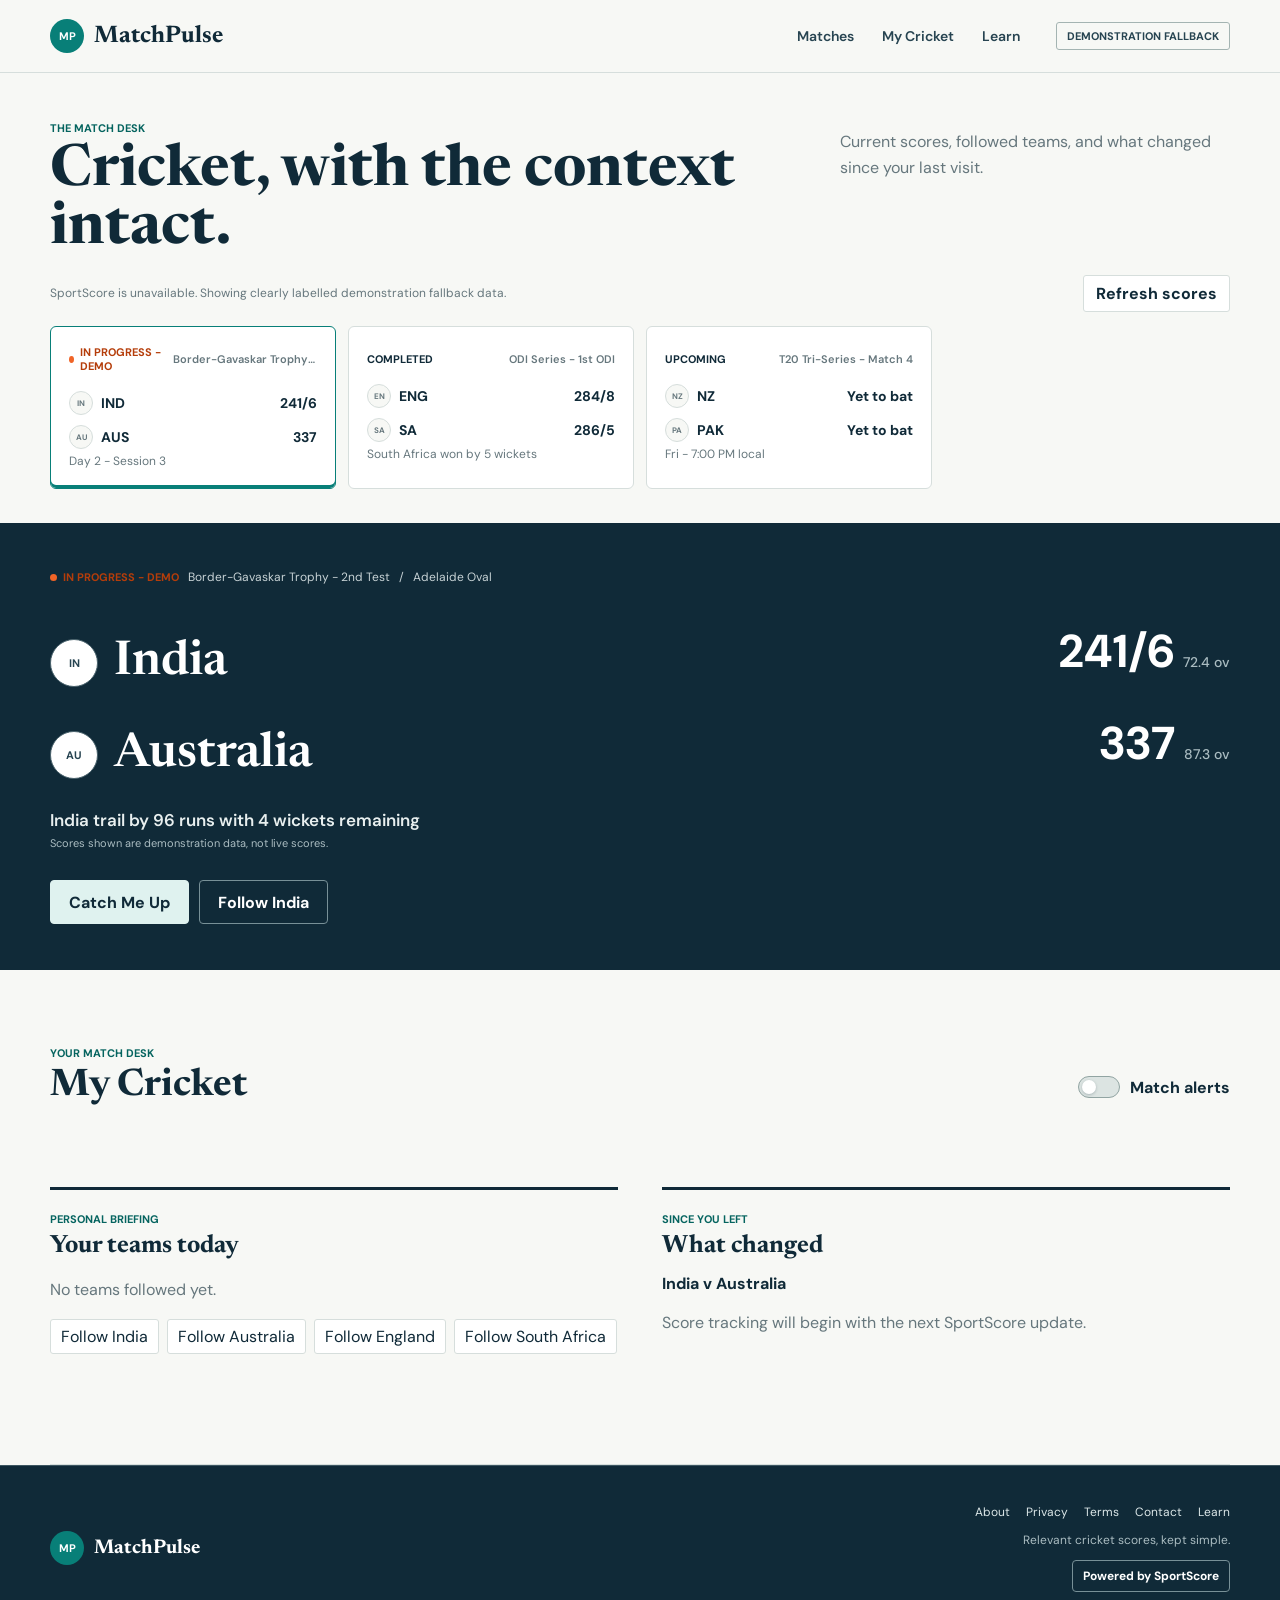
<file: index.html>
<!doctype html>
<html lang="en">
<head>
  <meta charset="utf-8">
  <meta name="viewport" content="width=device-width, initial-scale=1">
  <meta name="description" content="Follow current cricket scores, favourite teams and concise Catch Me Up summaries with MatchPulse.">
  <meta name="robots" content="index, follow, max-image-preview:large">
  <meta name="theme-color" content="#102a38">
  <link rel="canonical" href="https://pnkj2021.github.io/matchpulse/">
  <meta property="og:type" content="website">
  <meta property="og:title" content="Current Cricket Scores & Team Updates | MatchPulse">
  <meta property="og:description" content="See current scores and catch up on the matches that matter to you.">
  <meta property="og:url" content="https://pnkj2021.github.io/matchpulse/">
  <meta property="og:image" content="https://pnkj2021.github.io/matchpulse/assets/matchpulse-social.png">
  <meta property="og:image:alt" content="A cricket ball beside the crease at a sunlit stadium">
  <meta name="twitter:card" content="summary_large_image">
  <meta name="twitter:title" content="Current Cricket Scores & Team Updates | MatchPulse">
  <meta name="twitter:description" content="See current scores and catch up on the matches that matter to you.">
  <meta name="twitter:image" content="https://pnkj2021.github.io/matchpulse/assets/matchpulse-social.png">
  <link rel="icon" href="assets/favicon.svg" type="image/svg+xml">
  <link rel="manifest" href="site.webmanifest">
  <title>Current Cricket Scores &amp; Team Updates | MatchPulse</title>
  <link rel="preconnect" href="https://fonts.googleapis.com">
  <link rel="preconnect" href="https://fonts.gstatic.com" crossorigin>
  <link href="https://fonts.googleapis.com/css2?family=DM+Sans:wght@400;500;600;700&family=Newsreader:opsz,wght@6..72,600;6..72,700&display=swap" rel="stylesheet">
  <link rel="stylesheet" href="css/style.css">
</head>
<body>
  <a class="skip-link" href="#main-content">Skip to main content</a>
  <header class="site-header">
    <div class="header-inner">
      <a class="brand" href="#top" aria-label="MatchPulse home">
        <span class="brand-mark" aria-hidden="true">MP</span>
        <span>MatchPulse</span>
      </a>
      <nav class="primary-nav" aria-label="Primary navigation">
        <a href="#matches">Matches</a>
        <a href="#my-cricket">My Cricket</a>
        <a href="learn.html">Learn</a>
      </nav>
      <div class="header-actions">
        <span class="demo-label" id="header-data-label">Loading scores</span>
        <button class="icon-button menu-button" type="button" aria-label="Open navigation" aria-expanded="false" aria-controls="mobile-nav">Menu</button>
      </div>
    </div>
    <nav class="mobile-nav" id="mobile-nav" aria-label="Mobile navigation" hidden>
      <a href="#matches">Matches</a>
      <a href="#my-cricket">My Cricket</a>
      <a href="learn.html">Learn</a>
    </nav>
  </header>

  <main id="main-content">
    <section class="match-strip" id="matches" aria-labelledby="matches-title">
      <div class="section-heading compact-heading">
        <div>
          <p class="eyebrow">The match desk</p>
          <h1 id="matches-title">Cricket, with the context intact.</h1>
        </div>
        <p class="section-intro">Current scores, followed teams, and what changed since your last visit.</p>
      </div>
      <div class="data-toolbar">
        <p class="data-status" id="data-status" role="status" aria-live="polite">Loading SportScore cricket data...</p>
        <button class="refresh-button" id="refresh-scores" type="button">Refresh scores</button>
      </div>
      <div class="match-list" id="match-list" role="list" aria-label="Cricket matches"></div>
    </section>

    <section class="featured" aria-live="polite" aria-atomic="false">
      <div class="featured-main">
        <div class="featured-meta">
          <span class="status-pill" id="featured-status"></span>
          <span id="featured-series"></span>
          <span aria-hidden="true">/</span>
          <span id="featured-venue"></span>
        </div>
        <div class="scoreboard" id="scoreboard"></div>
        <p class="match-state" id="match-state"></p>
        <p class="demo-note" id="score-source-note">Loading score source...</p>
        <div class="score-actions">
          <button class="primary-button" id="catch-up-button" type="button" aria-expanded="false" aria-controls="catch-up-panel">Catch Me Up</button>
          <button class="secondary-button" id="follow-button" type="button" aria-pressed="false"></button>
        </div>
      </div>
    </section>

    <section class="catch-up-panel" id="catch-up-panel" hidden aria-labelledby="catch-up-title">
      <div>
        <p class="eyebrow">The 30-second read</p>
        <h2 id="catch-up-title" tabindex="-1">Catch Me Up</h2>
      </div>
      <div class="catch-up-copy" id="catch-up-copy"></div>
      <div class="catch-up-actions">
        <button class="share-button" id="share-catch-up" type="button">Share summary</button>
        <button class="close-button" id="close-catch-up" type="button" aria-label="Close Catch Me Up">Close</button>
        <span class="action-status" id="share-status" role="status" aria-live="polite"></span>
      </div>
    </section>

    <section class="my-cricket-section" id="my-cricket" aria-labelledby="my-cricket-title">
      <div class="section-heading">
        <div>
          <p class="eyebrow">Your match desk</p>
          <h2 id="my-cricket-title">My Cricket</h2>
        </div>
        <label class="alert-toggle">
          <input id="alerts-toggle" type="checkbox">
          <span>Match alerts</span>
        </label>
      </div>
      <div class="followed-teams" id="followed-teams" aria-label="Followed teams"></div>
      <div class="my-cricket-grid">
        <article class="briefing-panel" aria-labelledby="briefing-title">
          <p class="eyebrow">Personal briefing</p>
          <h3 id="briefing-title">Your teams today</h3>
          <div id="personal-briefing"></div>
        </article>
        <article class="since-panel" aria-labelledby="since-title">
          <p class="eyebrow">Since you left</p>
          <h3 id="since-title">What changed</h3>
          <div id="since-you-left"></div>
        </article>
      </div>
      <p class="action-status alert-status" id="alert-status" role="status" aria-live="polite"></p>
    </section>

  </main>

  <footer class="site-footer">
    <a class="brand footer-brand" href="#top"><span class="brand-mark" aria-hidden="true">MP</span><span>MatchPulse</span></a>
    <div class="footer-copy">
      <nav class="footer-links" aria-label="Legal and information">
        <a href="about.html">About</a>
        <a href="privacy.html">Privacy</a>
        <a href="terms.html">Terms</a>
        <a href="contact.html">Contact</a>
        <a href="learn.html">Learn</a>
      </nav>
      <p>Relevant cricket scores, kept simple.</p>
      <a class="sportscore-credit" href="https://sportscore.com/" rel="dofollow" title="Sports data by SportScore">Powered by SportScore</a>
    </div>
  </footer>
  <script type="application/ld+json">
  {
    "@context": "https://schema.org",
    "@graph": [
      {
        "@type": "WebSite",
        "@id": "https://pnkj2021.github.io/matchpulse/#website",
        "url": "https://pnkj2021.github.io/matchpulse/",
        "name": "MatchPulse",
        "description": "Current cricket scores, favourite teams and concise match summaries.",
        "inLanguage": "en"
      },
      {
        "@type": "Organization",
        "@id": "https://pnkj2021.github.io/matchpulse/#organization",
        "name": "MatchPulse",
        "url": "https://pnkj2021.github.io/matchpulse/"
      }
    ]
  }
  </script>
  <script src="js/data.js"></script>
  <script src="js/main.js"></script>
</body>
</html>
</file>
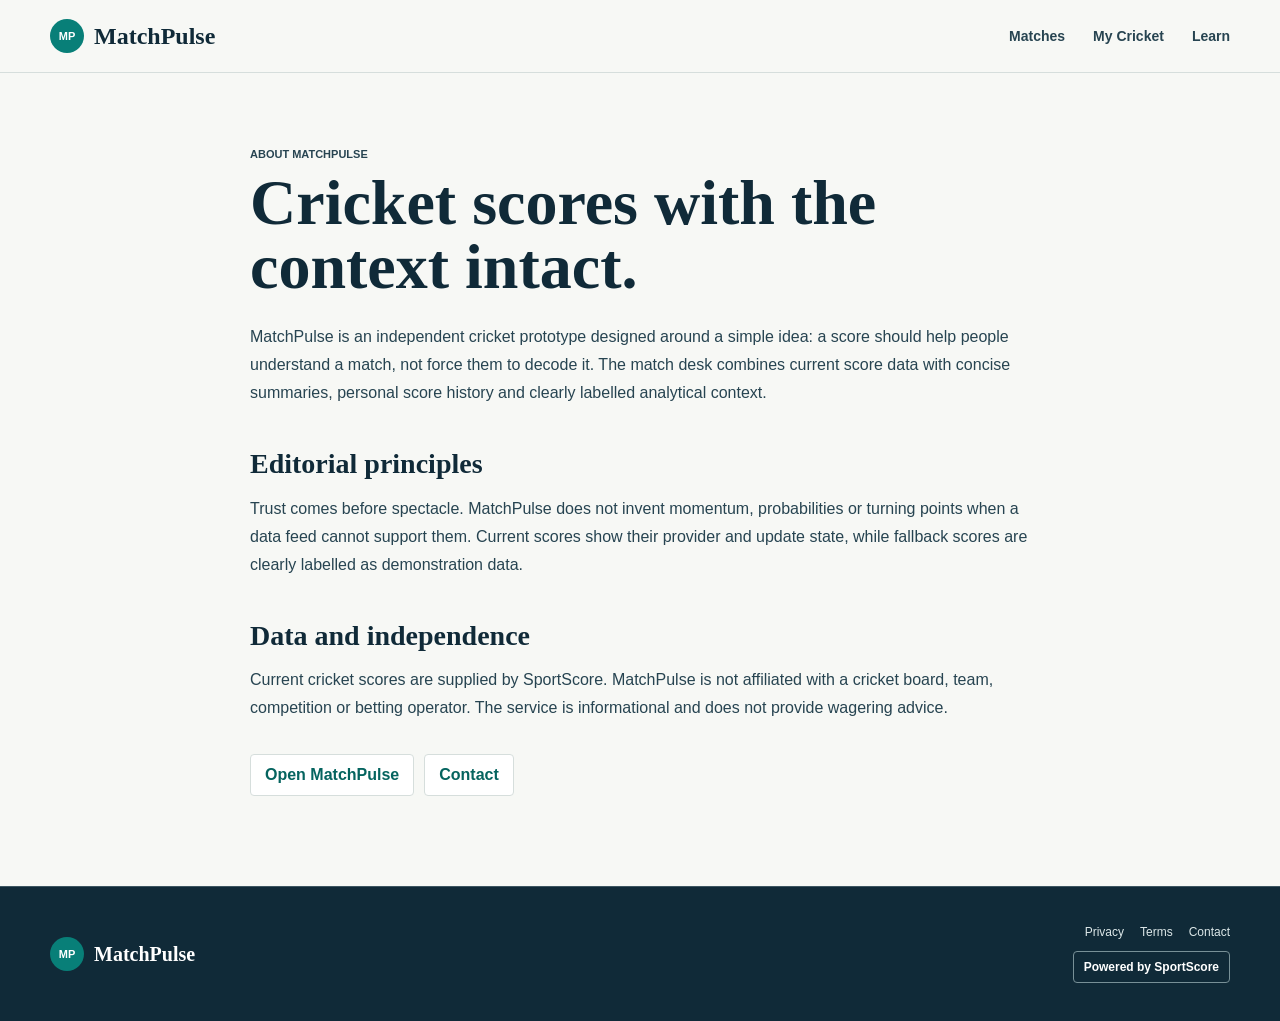
<file: about.html>
<!doctype html>
<html lang="en">
<head>
  <meta charset="utf-8">
  <meta name="viewport" content="width=device-width, initial-scale=1">
  <meta name="description" content="Learn why MatchPulse combines cricket scores with concise, evidence-based match context.">
  <meta name="robots" content="index, follow">
  <link rel="canonical" href="https://pnkj2021.github.io/matchpulse/about.html">
  <link rel="icon" href="assets/favicon.svg" type="image/svg+xml">
  <link rel="stylesheet" href="css/style.css">
  <title>About MatchPulse | Cricket Scores With Context</title>
</head>
<body>
  <a class="skip-link" href="#main-content">Skip to main content</a>
  <header class="site-header">
    <div class="header-inner">
      <a class="brand" href="index.html" aria-label="MatchPulse home"><span class="brand-mark" aria-hidden="true">MP</span><span>MatchPulse</span></a>
      <nav class="primary-nav" aria-label="Primary navigation"><a href="index.html#matches">Matches</a><a href="index.html#my-cricket">My Cricket</a><a href="learn.html">Learn</a></nav>
    </div>
  </header>
  <main class="legal-main" id="main-content">
    <p class="eyebrow">About MatchPulse</p>
    <h1>Cricket scores with the context intact.</h1>
    <p>MatchPulse is an independent cricket prototype designed around a simple idea: a score should help people understand a match, not force them to decode it. The match desk combines current score data with concise summaries, personal score history and clearly labelled analytical context.</p>
    <h2>Editorial principles</h2>
    <p>Trust comes before spectacle. MatchPulse does not invent momentum, probabilities or turning points when a data feed cannot support them. Current scores show their provider and update state, while fallback scores are clearly labelled as demonstration data.</p>
    <h2>Data and independence</h2>
    <p>Current cricket scores are supplied by SportScore. MatchPulse is not affiliated with a cricket board, team, competition or betting operator. The service is informational and does not provide wagering advice.</p>
    <div class="legal-actions"><a href="index.html">Open MatchPulse</a><a href="contact.html">Contact</a></div>
  </main>
  <footer class="site-footer"><a class="brand footer-brand" href="index.html"><span class="brand-mark" aria-hidden="true">MP</span><span>MatchPulse</span></a><div class="footer-copy"><nav class="footer-links" aria-label="Legal and information"><a href="privacy.html">Privacy</a><a href="terms.html">Terms</a><a href="contact.html">Contact</a></nav><a class="sportscore-credit" href="https://sportscore.com/" rel="dofollow">Powered by SportScore</a></div></footer>
</body>
</html>
</file>
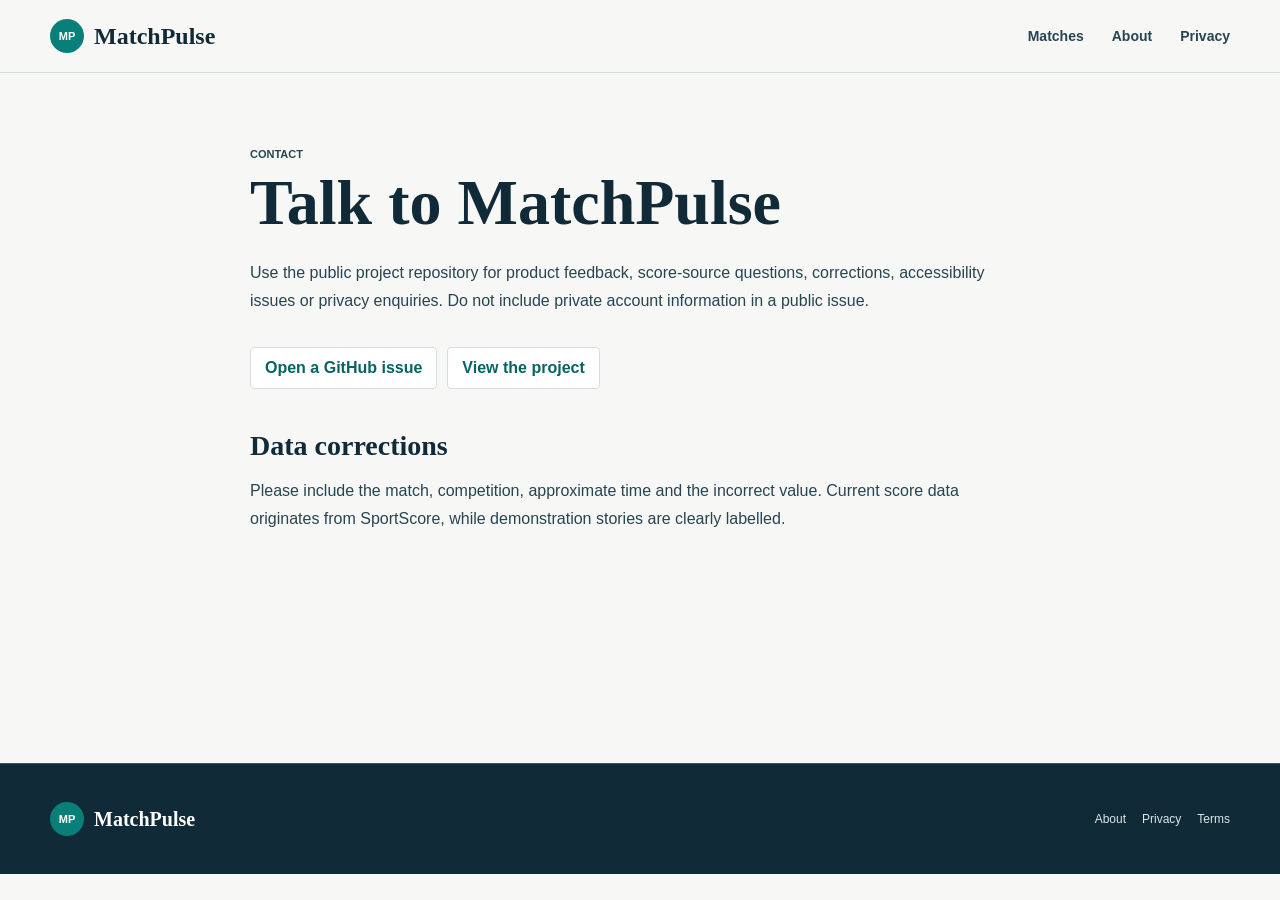
<file: contact.html>
<!doctype html>
<html lang="en">
<head>
  <meta charset="utf-8">
  <meta name="viewport" content="width=device-width, initial-scale=1">
  <meta name="description" content="Contact MatchPulse about cricket data, corrections, privacy or product feedback.">
  <meta name="robots" content="index, follow">
  <link rel="canonical" href="https://pnkj2021.github.io/matchpulse/contact.html">
  <link rel="icon" href="assets/favicon.svg" type="image/svg+xml">
  <link rel="stylesheet" href="css/style.css">
  <title>Contact MatchPulse</title>
</head>
<body>
  <a class="skip-link" href="#main-content">Skip to main content</a>
  <header class="site-header"><div class="header-inner"><a class="brand" href="index.html"><span class="brand-mark" aria-hidden="true">MP</span><span>MatchPulse</span></a><nav class="primary-nav" aria-label="Primary navigation"><a href="index.html#matches">Matches</a><a href="about.html">About</a><a href="privacy.html">Privacy</a></nav></div></header>
  <main class="legal-main" id="main-content">
    <p class="eyebrow">Contact</p>
    <h1>Talk to MatchPulse</h1>
    <p>Use the public project repository for product feedback, score-source questions, corrections, accessibility issues or privacy enquiries. Do not include private account information in a public issue.</p>
    <div class="legal-actions">
      <a href="https://github.com/pnkj2021/matchpulse/issues">Open a GitHub issue</a>
      <a href="https://github.com/pnkj2021/matchpulse">View the project</a>
    </div>
    <h2>Data corrections</h2>
    <p>Please include the match, competition, approximate time and the incorrect value. Current score data originates from SportScore, while demonstration stories are clearly labelled.</p>
  </main>
  <footer class="site-footer"><a class="brand footer-brand" href="index.html"><span class="brand-mark" aria-hidden="true">MP</span><span>MatchPulse</span></a><div class="footer-copy"><nav class="footer-links" aria-label="Legal and information"><a href="about.html">About</a><a href="privacy.html">Privacy</a><a href="terms.html">Terms</a></nav></div></footer>
</body>
</html>
</file>
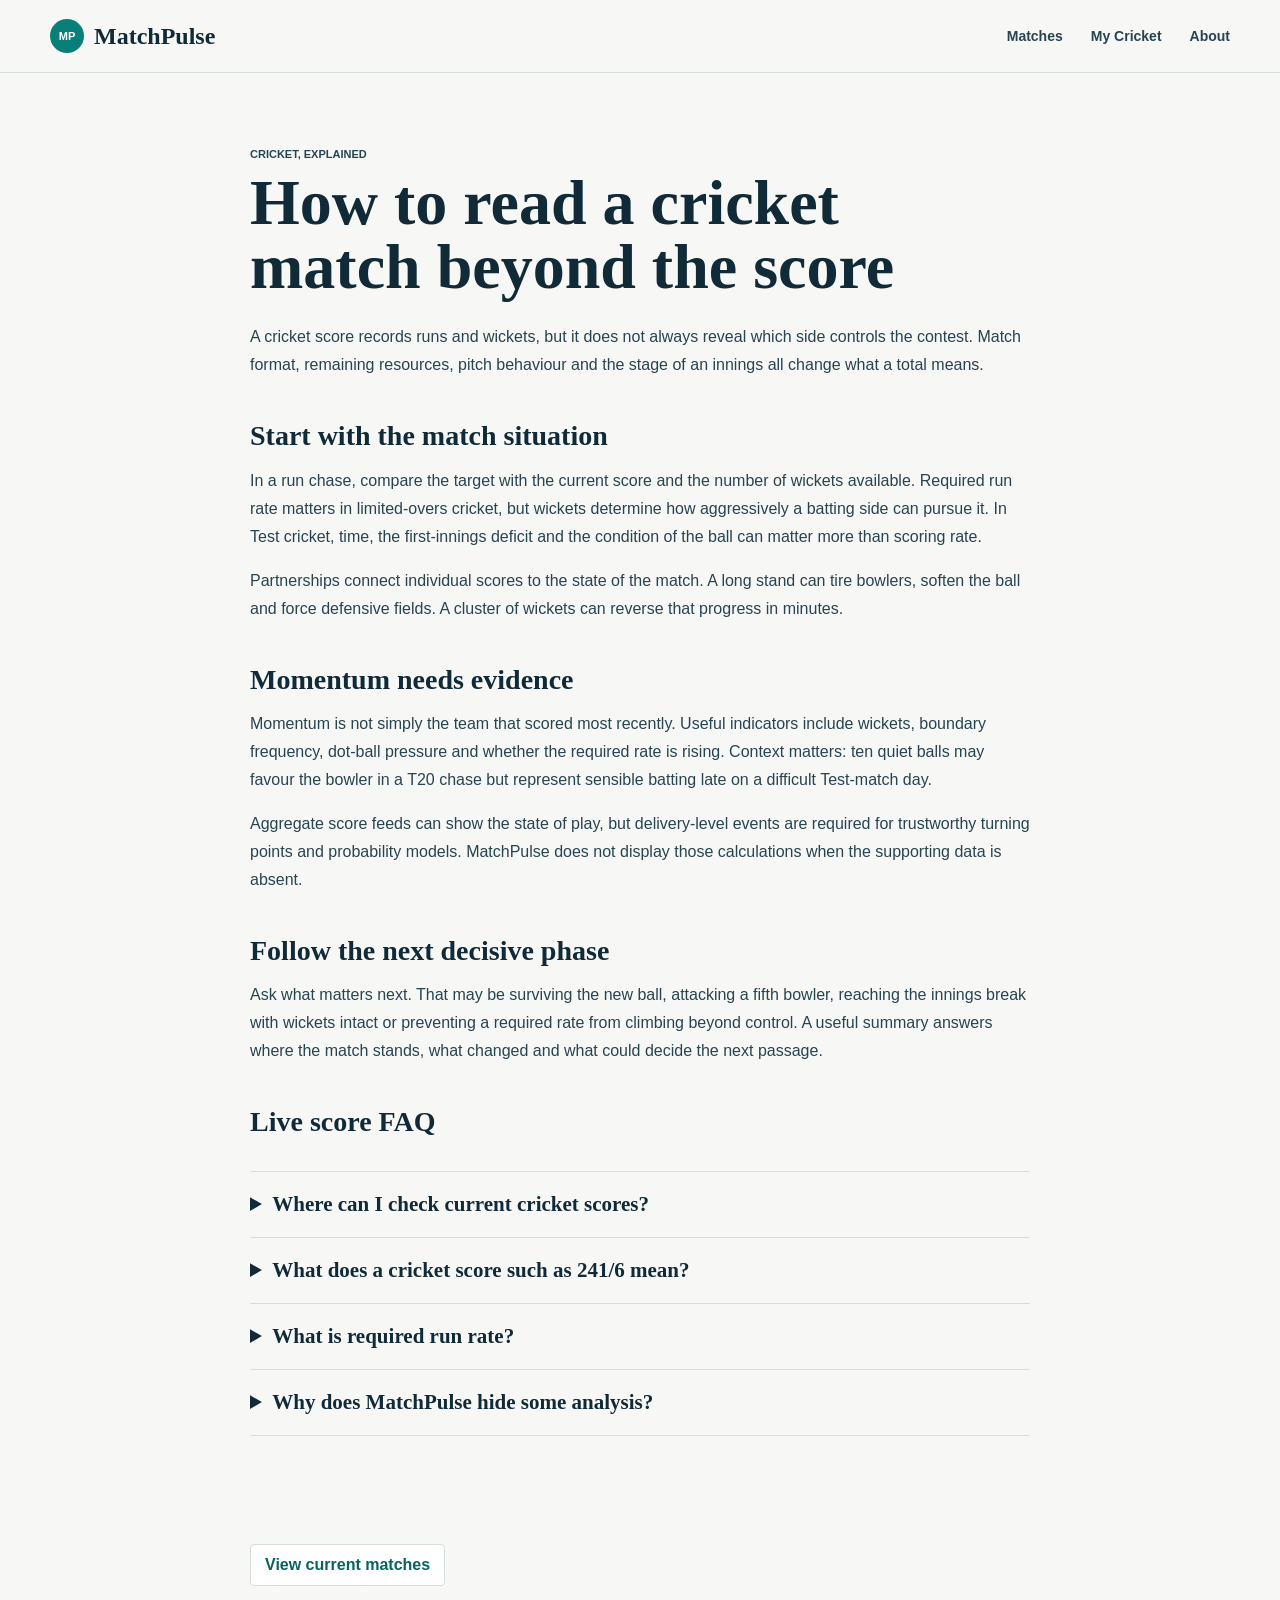
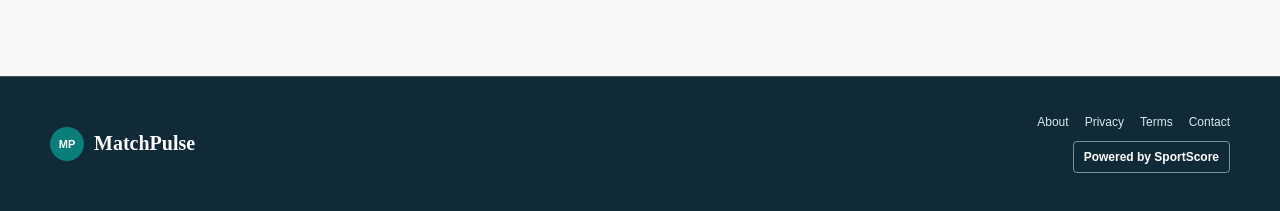
<file: learn.html>
<!doctype html>
<html lang="en">
<head>
  <meta charset="utf-8">
  <meta name="viewport" content="width=device-width, initial-scale=1">
  <meta name="description" content="Learn how to read cricket scores, required run rate, wickets and match momentum with MatchPulse.">
  <meta name="robots" content="index, follow">
  <link rel="canonical" href="https://pnkj2021.github.io/matchpulse/learn.html">
  <link rel="icon" href="assets/favicon.svg" type="image/svg+xml">
  <link rel="stylesheet" href="css/style.css">
  <title>How to Read Cricket Scores | MatchPulse</title>
</head>
<body>
  <a class="skip-link" href="#main-content">Skip to main content</a>
  <header class="site-header">
    <div class="header-inner">
      <a class="brand" href="index.html"><span class="brand-mark" aria-hidden="true">MP</span><span>MatchPulse</span></a>
      <nav class="primary-nav" aria-label="Primary navigation"><a href="index.html#matches">Matches</a><a href="index.html#my-cricket">My Cricket</a><a href="about.html">About</a></nav>
    </div>
  </header>
  <main class="legal-main" id="main-content">
    <p class="eyebrow">Cricket, explained</p>
    <h1>How to read a cricket match beyond the score</h1>
    <p>A cricket score records runs and wickets, but it does not always reveal which side controls the contest. Match format, remaining resources, pitch behaviour and the stage of an innings all change what a total means.</p>
    <h2>Start with the match situation</h2>
    <p>In a run chase, compare the target with the current score and the number of wickets available. Required run rate matters in limited-overs cricket, but wickets determine how aggressively a batting side can pursue it. In Test cricket, time, the first-innings deficit and the condition of the ball can matter more than scoring rate.</p>
    <p>Partnerships connect individual scores to the state of the match. A long stand can tire bowlers, soften the ball and force defensive fields. A cluster of wickets can reverse that progress in minutes.</p>
    <h2>Momentum needs evidence</h2>
    <p>Momentum is not simply the team that scored most recently. Useful indicators include wickets, boundary frequency, dot-ball pressure and whether the required rate is rising. Context matters: ten quiet balls may favour the bowler in a T20 chase but represent sensible batting late on a difficult Test-match day.</p>
    <p>Aggregate score feeds can show the state of play, but delivery-level events are required for trustworthy turning points and probability models. MatchPulse does not display those calculations when the supporting data is absent.</p>
    <h2>Follow the next decisive phase</h2>
    <p>Ask what matters next. That may be surviving the new ball, attacking a fifth bowler, reaching the innings break with wickets intact or preventing a required rate from climbing beyond control. A useful summary answers where the match stands, what changed and what could decide the next passage.</p>
    <h2>Live score FAQ</h2>
    <div class="faq-section">
      <details>
        <summary>Where can I check current cricket scores?</summary>
        <p>MatchPulse displays current and recent cricket scores supplied by SportScore, with the source and update time shown beside the match list.</p>
      </details>
      <details>
        <summary>What does a cricket score such as 241/6 mean?</summary>
        <p>The batting team has scored 241 runs and lost six wickets. The match format and number of overs provide the remaining context.</p>
      </details>
      <details>
        <summary>What is required run rate?</summary>
        <p>Required run rate is the average number of runs per over a chasing team must score to reach its target with the remaining deliveries.</p>
      </details>
      <details>
        <summary>Why does MatchPulse hide some analysis?</summary>
        <p>Momentum and turning points need ball-level evidence. MatchPulse keeps them off the match page when the score feed cannot support them.</p>
      </details>
    </div>
    <div class="legal-actions"><a href="index.html">View current matches</a></div>
  </main>
  <footer class="site-footer"><a class="brand footer-brand" href="index.html"><span class="brand-mark" aria-hidden="true">MP</span><span>MatchPulse</span></a><div class="footer-copy"><nav class="footer-links" aria-label="Legal and information"><a href="about.html">About</a><a href="privacy.html">Privacy</a><a href="terms.html">Terms</a><a href="contact.html">Contact</a></nav><a class="sportscore-credit" href="https://sportscore.com/" rel="dofollow">Powered by SportScore</a></div></footer>
  <script type="application/ld+json">
  {
    "@context": "https://schema.org",
    "@type": "FAQPage",
    "mainEntity": [
      {
        "@type": "Question",
        "name": "Where can I check current cricket scores?",
        "acceptedAnswer": { "@type": "Answer", "text": "MatchPulse displays current and recent cricket scores supplied by SportScore, with the source and update time shown beside the match list." }
      },
      {
        "@type": "Question",
        "name": "What does a cricket score such as 241/6 mean?",
        "acceptedAnswer": { "@type": "Answer", "text": "The batting team has scored 241 runs and lost six wickets. The match format and number of overs provide the remaining context." }
      },
      {
        "@type": "Question",
        "name": "What is required run rate?",
        "acceptedAnswer": { "@type": "Answer", "text": "Required run rate is the average number of runs per over a chasing team must score to reach its target with the remaining deliveries." }
      },
      {
        "@type": "Question",
        "name": "Why does MatchPulse hide some analysis?",
        "acceptedAnswer": { "@type": "Answer", "text": "Momentum and turning points need ball-level evidence. MatchPulse keeps them off the match page when the score feed cannot support them." }
      }
    ]
  }
  </script>
</body>
</html>
</file>
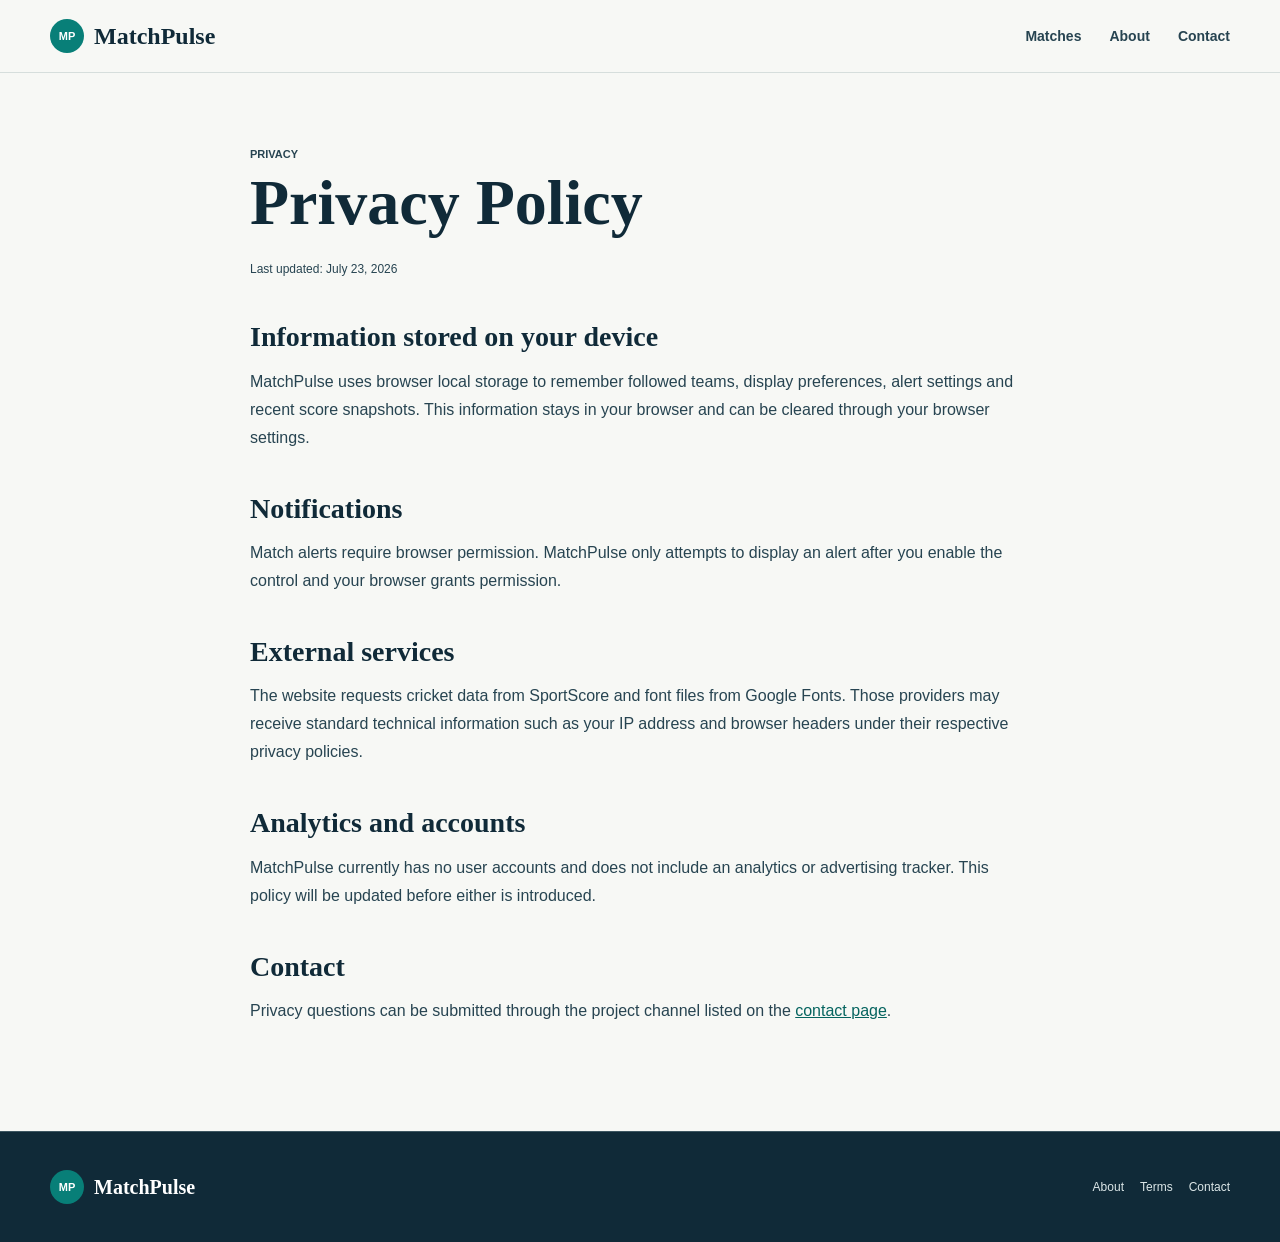
<file: privacy.html>
<!doctype html>
<html lang="en">
<head>
  <meta charset="utf-8">
  <meta name="viewport" content="width=device-width, initial-scale=1">
  <meta name="description" content="MatchPulse privacy information covering local preferences, score snapshots and external data.">
  <meta name="robots" content="index, follow">
  <link rel="canonical" href="https://pnkj2021.github.io/matchpulse/privacy.html">
  <link rel="icon" href="assets/favicon.svg" type="image/svg+xml">
  <link rel="stylesheet" href="css/style.css">
  <title>Privacy Policy | MatchPulse</title>
</head>
<body>
  <a class="skip-link" href="#main-content">Skip to main content</a>
  <header class="site-header"><div class="header-inner"><a class="brand" href="index.html"><span class="brand-mark" aria-hidden="true">MP</span><span>MatchPulse</span></a><nav class="primary-nav" aria-label="Primary navigation"><a href="index.html#matches">Matches</a><a href="about.html">About</a><a href="contact.html">Contact</a></nav></div></header>
  <main class="legal-main" id="main-content">
    <p class="eyebrow">Privacy</p>
    <h1>Privacy Policy</h1>
    <p class="legal-updated">Last updated: July 23, 2026</p>
    <h2>Information stored on your device</h2>
    <p>MatchPulse uses browser local storage to remember followed teams, display preferences, alert settings and recent score snapshots. This information stays in your browser and can be cleared through your browser settings.</p>
    <h2>Notifications</h2>
    <p>Match alerts require browser permission. MatchPulse only attempts to display an alert after you enable the control and your browser grants permission.</p>
    <h2>External services</h2>
    <p>The website requests cricket data from SportScore and font files from Google Fonts. Those providers may receive standard technical information such as your IP address and browser headers under their respective privacy policies.</p>
    <h2>Analytics and accounts</h2>
    <p>MatchPulse currently has no user accounts and does not include an analytics or advertising tracker. This policy will be updated before either is introduced.</p>
    <h2>Contact</h2>
    <p>Privacy questions can be submitted through the project channel listed on the <a href="contact.html">contact page</a>.</p>
  </main>
  <footer class="site-footer"><a class="brand footer-brand" href="index.html"><span class="brand-mark" aria-hidden="true">MP</span><span>MatchPulse</span></a><div class="footer-copy"><nav class="footer-links" aria-label="Legal and information"><a href="about.html">About</a><a href="terms.html">Terms</a><a href="contact.html">Contact</a></nav></div></footer>
</body>
</html>
</file>
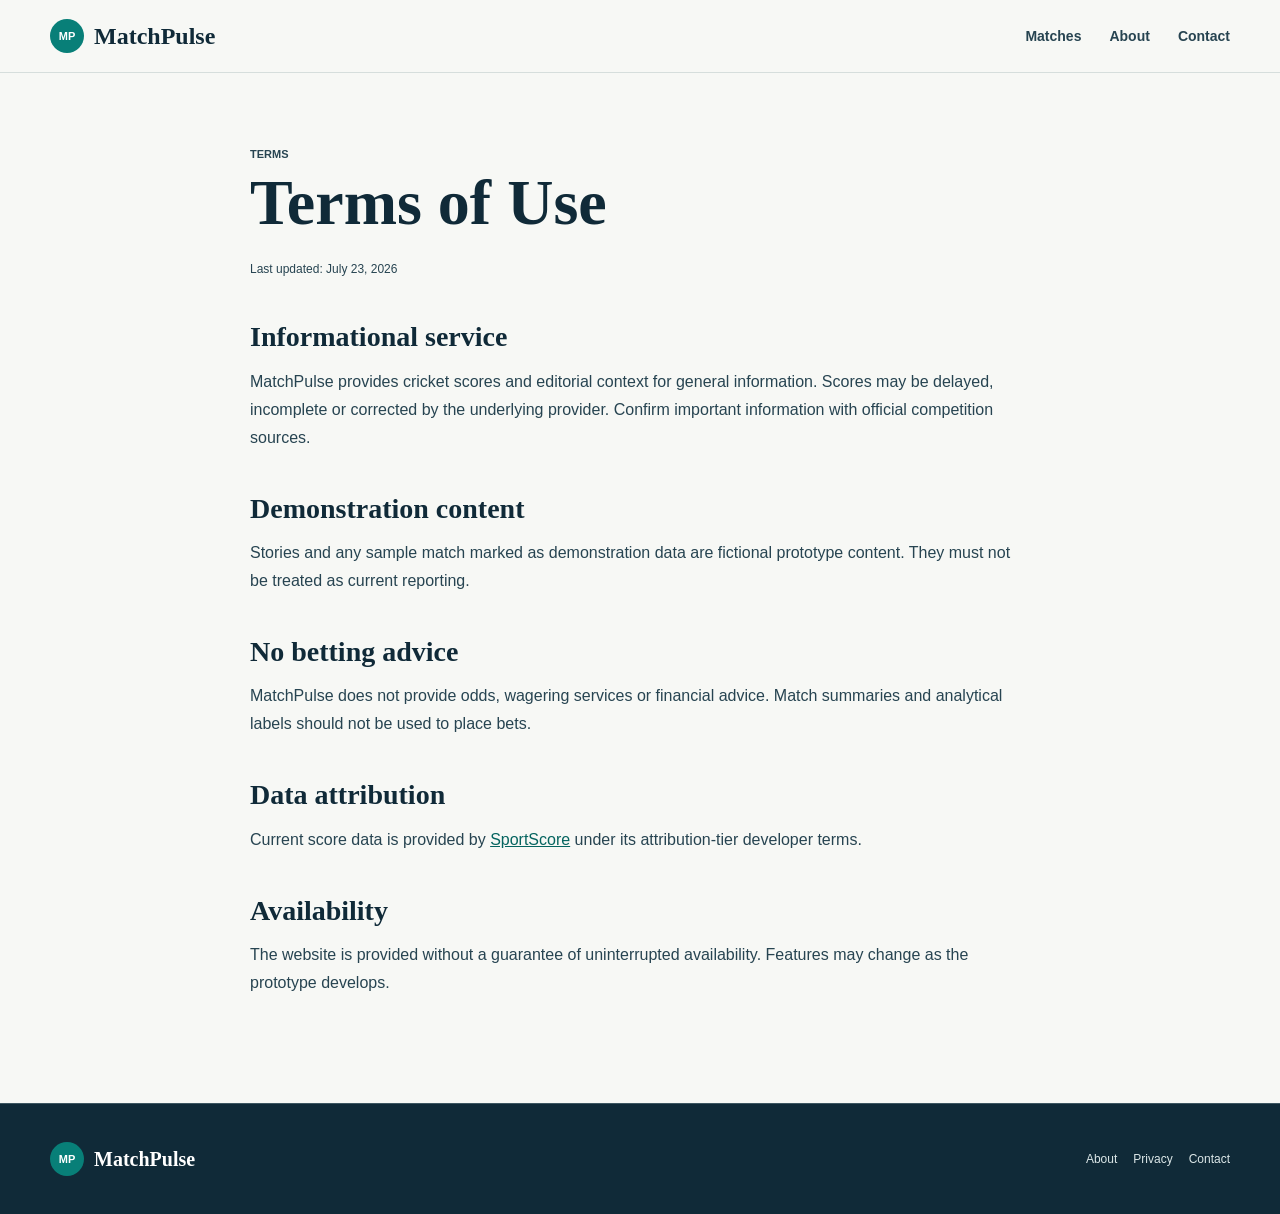
<file: terms.html>
<!doctype html>
<html lang="en">
<head>
  <meta charset="utf-8">
  <meta name="viewport" content="width=device-width, initial-scale=1">
  <meta name="description" content="Terms for using MatchPulse cricket scores, summaries and demonstration content.">
  <meta name="robots" content="index, follow">
  <link rel="canonical" href="https://pnkj2021.github.io/matchpulse/terms.html">
  <link rel="icon" href="assets/favicon.svg" type="image/svg+xml">
  <link rel="stylesheet" href="css/style.css">
  <title>Terms of Use | MatchPulse</title>
</head>
<body>
  <a class="skip-link" href="#main-content">Skip to main content</a>
  <header class="site-header"><div class="header-inner"><a class="brand" href="index.html"><span class="brand-mark" aria-hidden="true">MP</span><span>MatchPulse</span></a><nav class="primary-nav" aria-label="Primary navigation"><a href="index.html#matches">Matches</a><a href="about.html">About</a><a href="contact.html">Contact</a></nav></div></header>
  <main class="legal-main" id="main-content">
    <p class="eyebrow">Terms</p>
    <h1>Terms of Use</h1>
    <p class="legal-updated">Last updated: July 23, 2026</p>
    <h2>Informational service</h2>
    <p>MatchPulse provides cricket scores and editorial context for general information. Scores may be delayed, incomplete or corrected by the underlying provider. Confirm important information with official competition sources.</p>
    <h2>Demonstration content</h2>
    <p>Stories and any sample match marked as demonstration data are fictional prototype content. They must not be treated as current reporting.</p>
    <h2>No betting advice</h2>
    <p>MatchPulse does not provide odds, wagering services or financial advice. Match summaries and analytical labels should not be used to place bets.</p>
    <h2>Data attribution</h2>
    <p>Current score data is provided by <a href="https://sportscore.com/" rel="dofollow">SportScore</a> under its attribution-tier developer terms.</p>
    <h2>Availability</h2>
    <p>The website is provided without a guarantee of uninterrupted availability. Features may change as the prototype develops.</p>
  </main>
  <footer class="site-footer"><a class="brand footer-brand" href="index.html"><span class="brand-mark" aria-hidden="true">MP</span><span>MatchPulse</span></a><div class="footer-copy"><nav class="footer-links" aria-label="Legal and information"><a href="about.html">About</a><a href="privacy.html">Privacy</a><a href="contact.html">Contact</a></nav></div></footer>
</body>
</html>
</file>
<file: css/style.css>
:root {
  --navy: #102a38;
  --navy-soft: #274451;
  --teal: #087f78;
  --teal-dark: #05645f;
  --teal-pale: #dff2ef;
  --orange: #f06427;
  --paper: #f7f8f5;
  --white: #ffffff;
  --line: #d6dedc;
  --muted: #66777d;
  --focus: #0b6fba;
  --shadow: 0 12px 36px rgba(16, 42, 56, 0.08);
  font-family: "DM Sans", Arial, sans-serif;
  color: var(--navy);
  background: var(--paper);
  scroll-behavior: smooth;
}

* { box-sizing: border-box; }
html { scroll-padding-top: 88px; }
body { margin: 0; overflow-x: hidden; background: var(--paper); color: var(--navy); }
button, input { font: inherit; }
button, a { -webkit-tap-highlight-color: transparent; }
a { color: inherit; }
button { color: inherit; }
:focus-visible { outline: 3px solid var(--focus); outline-offset: 3px; }
[hidden] { display: none !important; }
.skip-link { position: fixed; top: -80px; left: 16px; z-index: 100; padding: 12px 16px; background: var(--navy); color: white; }
.skip-link:focus { top: 12px; }

.site-header { position: sticky; top: 0; z-index: 20; border-bottom: 1px solid var(--line); background: rgba(247, 248, 245, 0.96); backdrop-filter: blur(14px); }
.header-inner { width: min(1180px, calc(100% - 40px)); min-height: 72px; margin: auto; display: flex; align-items: center; gap: 36px; }
.brand { display: inline-flex; align-items: center; gap: 10px; font-family: "Newsreader", Georgia, serif; font-size: 24px; font-weight: 700; text-decoration: none; white-space: nowrap; }
.brand-mark { display: grid; width: 34px; height: 34px; place-items: center; border-radius: 50%; background: var(--teal); color: white; font-family: "DM Sans", Arial, sans-serif; font-size: 11px; font-weight: 700; }
.primary-nav { display: flex; gap: 28px; margin-left: auto; }
.primary-nav a, .mobile-nav a { color: var(--navy-soft); font-size: 14px; font-weight: 600; text-decoration: none; }
.primary-nav a:hover { color: var(--teal); }
.header-actions { display: flex; align-items: center; gap: 16px; }
.demo-label { display: inline-flex; align-items: center; min-height: 28px; padding: 5px 10px; border: 1px solid #a4b4b2; border-radius: 3px; color: var(--navy-soft); font-size: 11px; font-weight: 700; letter-spacing: 0; text-transform: uppercase; }
.menu-button { display: none; }
.mobile-nav { padding: 0 20px 18px; }
.mobile-nav a { display: block; padding: 10px 0; }

main > section { width: min(1180px, calc(100% - 40px)); margin-inline: auto; }
.match-strip { padding: 48px 0 34px; }
.section-heading { display: flex; align-items: end; justify-content: space-between; gap: 28px; margin-bottom: 24px; }
.compact-heading { align-items: start; }
.eyebrow { margin: 0 0 7px; color: var(--teal-dark); font-size: 11px; font-weight: 700; letter-spacing: 0; text-transform: uppercase; }
h1, h2, h3, p { overflow-wrap: break-word; }
h1, h2, h3 { margin-top: 0; font-family: "Newsreader", Georgia, serif; letter-spacing: 0; }
h1 { max-width: 720px; margin-bottom: 0; font-size: clamp(38px, 5vw, 58px); line-height: 1; }
h2 { margin-bottom: 0; font-size: 38px; line-height: 1.05; }
h3 { margin-bottom: 12px; font-size: 25px; line-height: 1.1; }
.section-intro { max-width: 390px; margin: 8px 0 0; color: var(--muted); line-height: 1.65; }
.data-toolbar { display: flex; min-height: 38px; align-items: center; justify-content: space-between; gap: 16px; margin: -8px 0 14px; }
.data-status { margin: 0; color: var(--muted); font-size: 12px; }
.refresh-button { min-height: 36px; padding: 7px 12px; border: 1px solid var(--line); border-radius: 3px; background: var(--white); color: var(--navy); font-weight: 700; cursor: pointer; }
.refresh-button:hover { border-color: var(--teal); color: var(--teal-dark); }
.refresh-button:disabled { cursor: wait; opacity: .58; }

.match-list { display: grid; grid-template-columns: repeat(4, 1fr); gap: 12px; }
.match-card { position: relative; min-width: 0; padding: 18px; border: 1px solid var(--line); border-radius: 6px; background: var(--white); text-align: left; cursor: pointer; transition: border-color 160ms ease, transform 160ms ease; }
.match-card:hover { border-color: var(--teal); transform: translateY(-2px); }
.match-card[aria-current="true"] { border-color: var(--teal); box-shadow: inset 0 -3px var(--teal); }
.card-top { display: flex; align-items: center; justify-content: space-between; gap: 8px; margin-bottom: 18px; }
.card-series { overflow: hidden; color: var(--muted); font-size: 11px; font-weight: 600; text-overflow: ellipsis; white-space: nowrap; }
.mini-status, .status-pill { display: inline-flex; align-items: center; gap: 6px; font-size: 11px; font-weight: 700; text-transform: uppercase; }
.mini-status.live, .status-pill.live { color: #b53d0a; }
.mini-status.live::before, .status-pill.live::before { width: 7px; height: 7px; border-radius: 50%; background: var(--orange); content: ""; }
.mini-status.live::before, .status-pill.live::before { animation: status-pulse 1.8s ease-out infinite; }
.card-teams { display: grid; gap: 10px; }
.card-team { display: flex; align-items: center; justify-content: space-between; gap: 12px; font-size: 14px; font-weight: 700; }
.card-team-name { display: inline-flex; min-width: 0; align-items: center; gap: 8px; }
.team-mark { display: grid; flex: 0 0 24px; width: 24px; height: 24px; place-items: center; overflow: hidden; border: 1px solid var(--line); border-radius: 50%; background: var(--paper); color: var(--muted); font-size: 8px; }
.team-mark img { width: 100%; height: 100%; object-fit: contain; }
.card-score { font-variant-numeric: tabular-nums; }
.card-result { min-height: 38px; margin: 16px 0 0; color: var(--muted); font-size: 12px; line-height: 1.45; }

.featured { display: grid; grid-template-columns: 1fr; width: 100%; max-width: none; background: var(--navy); color: white; }
.featured-main { min-width: 0; padding: 46px max(36px, calc((100vw - 1180px) / 2)); }
.featured-meta { display: flex; flex-wrap: wrap; align-items: center; gap: 9px; margin-bottom: 36px; color: #c7d2d5; font-size: 12px; }
.scoreboard { display: grid; gap: 26px; }
.score-team { display: grid; grid-template-columns: minmax(120px, 1fr) auto; align-items: baseline; gap: 20px; }
.team-identity { display: flex; min-width: 0; align-items: center; gap: 16px; }
.score-team-mark { display: grid; flex: 0 0 48px; width: 48px; height: 48px; place-items: center; overflow: hidden; border: 1px solid #49626c; border-radius: 50%; background: white; color: var(--navy-soft); font-size: 11px; font-weight: 700; }
.score-team-mark img { width: 100%; height: 100%; object-fit: contain; }
.team-name { font-family: "Newsreader", Georgia, serif; font-size: clamp(30px, 4vw, 48px); font-weight: 600; }
.team-score { font-size: clamp(30px, 4vw, 46px); font-weight: 700; font-variant-numeric: tabular-nums; white-space: nowrap; }
.team-score small { color: #aabcc1; font-size: 14px; font-weight: 500; }
.match-state { margin: 30px 0 5px; color: #e8efef; font-size: 17px; font-weight: 600; }
.demo-note { margin: 0; color: #aabcc1; font-size: 11px; }
.score-actions { display: flex; gap: 10px; margin-top: 30px; }
.primary-button, .secondary-button, .close-button, .share-button { min-height: 44px; padding: 10px 18px; border-radius: 4px; font-weight: 700; cursor: pointer; }
.primary-button { border: 1px solid var(--teal-pale); background: var(--teal-pale); color: var(--navy); }
.secondary-button { border: 1px solid #789097; background: transparent; color: white; }
.secondary-button[aria-pressed="true"] { border-color: var(--teal-pale); background: var(--teal); }
.context-rail { display: flex; flex-direction: column; justify-content: center; padding: 42px; border-left: 1px solid #3a515d; background: #183744; }
.context-rail .eyebrow { color: #75d3ca; }
.pulse-score { display: flex; align-items: baseline; gap: 5px; margin: 16px 0 18px; }
.pulse-score strong { font-family: "Newsreader", Georgia, serif; font-size: 74px; line-height: .8; }
.pulse-score span { color: #aabcc1; font-size: 13px; }
.context-rail h2 { font-size: 25px; }
.context-rail > p:last-child { margin: 14px 0 0; color: #bdcbce; font-size: 14px; line-height: 1.6; }

.catch-up-panel { position: relative; display: grid; grid-template-columns: .65fr 1.35fr auto; align-items: start; gap: 44px; width: 100%; max-width: none; padding: 34px max(36px, calc((100vw - 1180px) / 2)); background: var(--teal-pale); border-bottom: 1px solid #b5dcd7; }
.catch-up-panel h2 { font-size: 30px; }
.catch-up-copy p { margin: 0 0 8px; line-height: 1.55; }
.catch-up-copy strong { color: var(--teal-dark); }
.close-button { border: 1px solid #8aa8a5; background: transparent; }
.share-button { border: 1px solid var(--navy); background: var(--navy); color: white; }
.catch-up-actions { display: grid; min-width: 132px; gap: 8px; }
.action-status { min-height: 18px; color: var(--muted); font-size: 11px; }

.my-cricket-section, .insights-section, .timeline-section, .news-section, .guide-section, .faq-section { padding-block: 76px; }
.my-cricket-section { border-bottom: 1px solid var(--line); }
.followed-teams { display: flex; min-height: 38px; flex-wrap: wrap; gap: 8px; margin: -8px 0 26px; }
.team-follow-chip, .quick-follow-button { min-height: 34px; padding: 6px 10px; border: 1px solid var(--line); border-radius: 3px; background: white; cursor: pointer; }
.team-follow-chip { color: var(--teal-dark); font-weight: 700; }
.team-follow-chip span { margin-left: 6px; color: var(--muted); }
.quick-follow-button:hover, .team-follow-chip:hover { border-color: var(--teal); }
.alert-toggle { display: inline-flex; min-height: 40px; align-items: center; gap: 10px; cursor: pointer; font-weight: 700; }
.alert-toggle input { position: relative; width: 42px; height: 22px; margin: 0; appearance: none; border: 1px solid #91a4a2; border-radius: 11px; background: #dce4e2; cursor: pointer; transition: background 160ms ease; }
.alert-toggle input::before { position: absolute; top: 3px; left: 3px; width: 14px; height: 14px; border-radius: 50%; background: white; box-shadow: 0 1px 3px rgba(16, 42, 56, .24); content: ""; transition: transform 160ms ease; }
.alert-toggle input:checked { border-color: var(--teal); background: var(--teal); }
.alert-toggle input:checked::before { transform: translateX(20px); }
.my-cricket-grid { display: grid; grid-template-columns: 1fr 1fr; gap: 44px; }
.briefing-panel, .since-panel { padding-top: 22px; border-top: 3px solid var(--navy); }
.briefing-panel h3, .since-panel h3 { font-size: 25px; }
.briefing-match { display: grid; width: 100%; grid-template-columns: 1fr auto; gap: 6px 18px; padding: 14px 0; border: 0; border-bottom: 1px solid var(--line); background: transparent; text-align: left; cursor: pointer; }
.briefing-match:hover strong { color: var(--teal-dark); }
.briefing-match strong { font-size: 14px; }
.briefing-match span { color: var(--muted); font-size: 12px; }
.briefing-match .briefing-score { grid-row: 1 / 3; grid-column: 2; align-self: center; color: var(--navy); font-size: 13px; font-weight: 700; }
.personal-empty, .since-copy { color: var(--muted); line-height: 1.65; }
.quick-follow-list { display: flex; flex-wrap: wrap; gap: 8px; margin-top: 16px; }
.since-match { margin: 0 0 8px; font-weight: 700; }
.alert-status { margin: 16px 0 0; }
.insight-grid { display: grid; grid-template-columns: 1.5fr .8fr; gap: 18px; }
.momentum-panel, .turning-point-panel { border-top: 3px solid var(--navy); padding-top: 22px; }
.turning-point-panel { padding: 24px; border: 0; border-radius: 6px; background: var(--white); box-shadow: var(--shadow); }
.panel-heading { display: flex; justify-content: space-between; gap: 16px; }
.momentum-key { display: flex; align-items: center; gap: 7px; color: var(--muted); font-size: 11px; }
.momentum-key i { width: 14px; height: 3px; background: var(--teal); }
.mode-switch { display: flex; padding: 3px; border: 1px solid var(--line); border-radius: 5px; background: white; }
.mode-switch button { min-width: 84px; min-height: 36px; padding: 7px 12px; border: 0; border-radius: 3px; background: transparent; cursor: pointer; }
.mode-switch button[aria-pressed="true"] { background: var(--navy); color: white; }
.momentum-chart { display: grid; grid-template-columns: repeat(12, 1fr); align-items: center; gap: 5px; min-height: 230px; padding: 25px 10px; border-block: 1px solid var(--line); }
.momentum-bar { position: relative; display: flex; align-items: center; height: 180px; }
.momentum-bar::before { position: absolute; left: 0; right: 0; top: 50%; height: 1px; background: #b9c6c4; content: ""; }
.momentum-fill { position: absolute; left: 12%; right: 12%; height: var(--height); border-radius: 2px; background: var(--teal); }
.momentum-fill.positive { bottom: 50%; }
.momentum-fill.negative { top: 50%; background: var(--orange); }
.momentum-label { position: absolute; bottom: -22px; left: 50%; color: var(--muted); font-size: 9px; transform: translateX(-50%); }
.chart-caption { color: var(--muted); font-size: 13px; line-height: 1.55; }
.turning-over { display: inline-block; margin: 9px 0 20px; padding: 5px 8px; background: var(--teal-pale); color: var(--teal-dark); font-size: 11px; font-weight: 700; }
.turning-point-panel > p:last-of-type { color: var(--muted); line-height: 1.6; }
.impact-stats { display: grid; grid-template-columns: repeat(2, 1fr); gap: 18px; margin: 28px 0 0; padding-top: 20px; border-top: 1px solid var(--line); }
.impact-stats div { display: grid; gap: 4px; }
.impact-stats dt { color: var(--muted); font-size: 10px; text-transform: uppercase; }
.impact-stats dd { margin: 0; font-size: 18px; font-weight: 700; }

.timeline-section { width: 100%; max-width: none; padding-inline: max(20px, calc((100vw - 1180px) / 2)); background: #edf1ef; }
.timeline { display: grid; grid-template-columns: repeat(5, 1fr); margin: 38px 0 0; padding: 0; list-style: none; }
.timeline-item { position: relative; padding: 30px 24px 0 0; border-top: 2px solid #a5b7b4; }
.timeline-item::before { position: absolute; top: -7px; left: 0; width: 12px; height: 12px; border: 2px solid var(--paper); border-radius: 50%; background: var(--teal); content: ""; }
.timeline-over { color: var(--teal-dark); font-size: 11px; font-weight: 700; }
.timeline-item h3 { margin: 9px 0 7px; font-family: "DM Sans", Arial, sans-serif; font-size: 14px; }
.timeline-item p { margin: 0; color: var(--muted); font-size: 12px; line-height: 1.5; }

.news-filters { display: flex; flex-wrap: wrap; gap: 8px; margin-bottom: 24px; }
.news-filters button { min-height: 36px; padding: 7px 14px; border: 1px solid var(--line); border-radius: 3px; background: white; cursor: pointer; }
.news-filters button[aria-pressed="true"] { border-color: var(--navy); background: var(--navy); color: white; }
.news-grid { display: grid; grid-template-columns: repeat(3, 1fr); border-top: 1px solid var(--line); }
.news-card { padding: 24px 24px 24px 0; border-bottom: 1px solid var(--line); }
.news-card:not(:nth-child(3n + 1)) { padding-left: 24px; border-left: 1px solid var(--line); }
.news-meta { display: flex; justify-content: space-between; gap: 8px; color: var(--muted); font-size: 10px; text-transform: uppercase; }
.news-card h3 { margin: 38px 0 10px; font-size: 23px; }
.news-card p { margin: 0; color: var(--muted); font-size: 13px; line-height: 1.55; }
.team-tag { color: var(--teal-dark); font-weight: 700; }

.guide-section { border-top: 1px solid var(--line); }
.guide-lead { display: grid; grid-template-columns: .75fr 1.25fr; gap: 40px; margin-bottom: 48px; }
.guide-lead .eyebrow { grid-column: 1 / -1; margin-bottom: -24px; }
.guide-lead h2 { max-width: 540px; }
.guide-lead > p:last-child { margin: 0; color: var(--navy-soft); font-size: 17px; line-height: 1.75; }
.guide-columns { display: grid; grid-template-columns: repeat(3, 1fr); gap: 32px; }
.guide-columns article { padding-top: 20px; border-top: 3px solid var(--teal); }
.guide-columns h3 { font-size: 23px; }
.guide-columns p { color: var(--muted); font-size: 14px; line-height: 1.75; }
.faq-section { padding-top: 20px; }
.faq-section details { border-top: 1px solid var(--line); }
.faq-section details:last-child { border-bottom: 1px solid var(--line); }
.faq-section summary { padding: 20px 40px 20px 0; font-family: "Newsreader", Georgia, serif; font-size: 21px; font-weight: 700; cursor: pointer; }
.faq-section details p { max-width: 760px; margin: -4px 0 22px; color: var(--muted); line-height: 1.65; }

.site-footer { display: flex; align-items: center; justify-content: space-between; gap: 30px; padding: 38px max(20px, calc((100vw - 1180px) / 2)); border-top: 1px solid #3d5661; background: var(--navy); color: white; }
.footer-brand { font-size: 20px; }
.site-footer p { max-width: 550px; margin: 0; color: #aabcc1; font-size: 12px; text-align: right; }
.footer-copy { display: flex; align-items: flex-end; flex-direction: column; justify-content: flex-end; gap: 12px; }
.footer-links { display: flex; flex-wrap: wrap; justify-content: flex-end; gap: 16px; }
.footer-links a { color: #dce7e8; font-size: 12px; text-decoration: none; }
.footer-links a:hover { color: white; text-decoration: underline; }
.sportscore-credit { display: inline-flex; min-height: 32px; align-items: center; padding: 6px 10px; border: 1px solid #789097; border-radius: 4px; color: white; font-size: 12px; font-weight: 700; text-decoration: none; white-space: nowrap; }
.sportscore-credit:hover { border-color: var(--teal-pale); background: var(--teal-dark); }

.legal-main { width: min(780px, calc(100% - 40px)); min-height: calc(100vh - 210px); margin: auto; padding: 72px 0 90px; }
.legal-main h1 { margin-bottom: 24px; font-size: clamp(42px, 6vw, 64px); }
.legal-main h2 { margin: 42px 0 14px; font-size: 28px; }
.legal-main p, .legal-main li { color: var(--navy-soft); line-height: 1.75; }
.legal-main a { color: var(--teal-dark); }
.legal-main ul { padding-left: 22px; }
.legal-updated { color: var(--muted); font-size: 12px; }
.legal-actions { display: flex; flex-wrap: wrap; gap: 10px; margin-top: 32px; }
.legal-actions a { display: inline-flex; min-height: 42px; align-items: center; padding: 8px 14px; border: 1px solid var(--line); border-radius: 4px; background: white; font-weight: 700; text-decoration: none; }

@keyframes status-pulse {
  0% { box-shadow: 0 0 0 0 rgba(240, 100, 39, .48); }
  70%, 100% { box-shadow: 0 0 0 7px rgba(240, 100, 39, 0); }
}

@media (max-width: 820px) {
  .header-inner { width: min(100% - 32px, 1180px); min-height: 64px; }
  .primary-nav, .header-actions .demo-label { display: none; }
  .header-actions { margin-left: auto; }
  .menu-button { display: inline-flex; min-height: 38px; align-items: center; padding: 8px 10px; border: 1px solid var(--line); border-radius: 3px; background: white; }
  main > section { width: min(100% - 32px, 1180px); }
  .match-strip { padding-top: 40px; }
  .compact-heading, .section-heading { align-items: start; flex-direction: column; }
  h1 { font-size: 43px; }
  h2 { font-size: 32px; }
  .match-list { display: flex; width: calc(100% + 16px); gap: 10px; overflow-x: auto; padding: 2px 16px 14px 2px; scroll-snap-type: x mandatory; }
  .match-card { flex: 0 0 78vw; scroll-snap-align: start; }
  .data-toolbar { align-items: flex-start; }
  .featured-main { padding: 38px 20px; }
  .scoreboard, .score-team, .featured-meta { min-width: 0; }
  .team-name, .team-score { overflow-wrap: anywhere; }
  .context-rail { padding: 32px 20px; border-top: 1px solid #3a515d; border-left: 0; }
  .score-team { align-items: end; }
  .team-name { font-size: 30px; }
  .score-team-mark { flex-basis: 40px; width: 40px; height: 40px; }
  .team-score { font-size: 27px; text-align: right; }
  .catch-up-panel { grid-template-columns: 1fr; gap: 18px; padding: 28px 20px; }
  .close-button { justify-self: start; }
  .my-cricket-section, .insights-section, .timeline-section, .news-section, .guide-section, .faq-section { padding-block: 56px; }
  .my-cricket-grid, .guide-lead, .guide-columns { grid-template-columns: 1fr; }
  .guide-lead .eyebrow { grid-column: 1; margin-bottom: -20px; }
  .insight-grid { grid-template-columns: 1fr; gap: 36px; }
  .timeline { grid-template-columns: 1fr; }
  .timeline-item { padding: 0 0 28px 30px; border-top: 0; border-left: 2px solid #a5b7b4; }
  .timeline-item::before { top: 0; left: -7px; }
  .news-grid { grid-template-columns: 1fr; }
  .news-card, .news-card:not(:nth-child(3n + 1)) { padding: 22px 0; border-left: 0; }
  .news-card h3 { margin-top: 24px; }
  .site-footer { align-items: start; flex-direction: column; }
  .footer-copy { align-items: flex-start; }
  .footer-links { justify-content: flex-start; }
  .site-footer p { text-align: left; }
}

@media (max-width: 430px) {
  h1 { font-size: 38px; }
  .score-actions { align-items: stretch; flex-direction: column; }
  .score-team { grid-template-columns: 1fr; gap: 3px; }
  .team-score { text-align: left; }
  .mode-switch { width: 100%; }
  .mode-switch button { flex: 1; }
  .momentum-chart { gap: 3px; padding-inline: 0; }
}

@media (prefers-reduced-motion: reduce) {
  *, *::before, *::after { scroll-behavior: auto !important; transition-duration: 0.01ms !important; animation-duration: 0.01ms !important; animation-iteration-count: 1 !important; }
}
</file>
